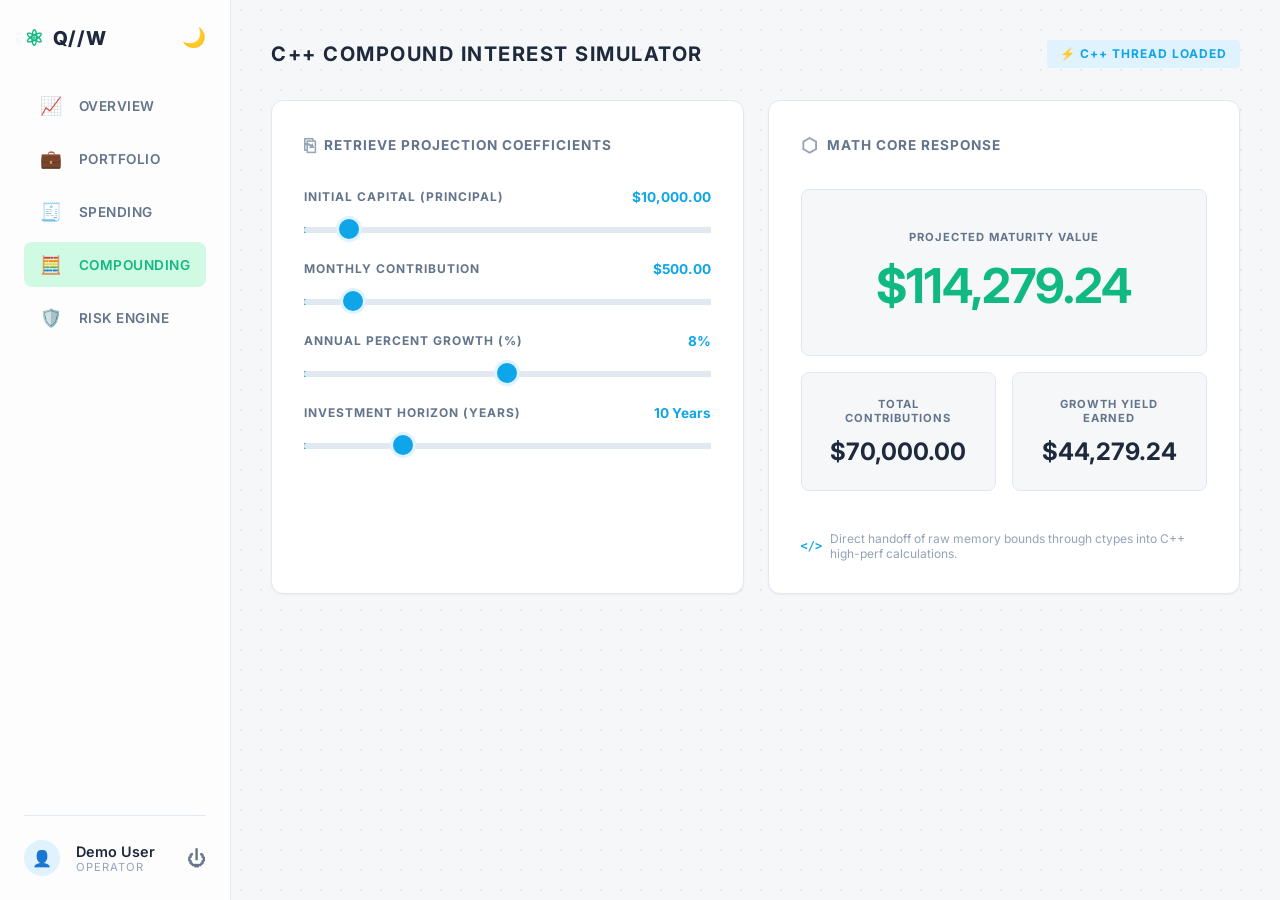
<file: quantumstock.html>
<!DOCTYPE html>
<html lang="en">
<head>
    <meta charset="UTF-8">
    <meta name="viewport" content="width=device-width, initial-scale=1.0">
    <title>Quantumstock Simulator</title>
    <!-- Import Google Fonts -->
    <link href="https://fonts.googleapis.com/css2?family=Inter:wght@400;500;600;700;800&display=swap" rel="stylesheet">
    <link rel="stylesheet" href="quantumstock.css">
</head>
<body>
    <div class="app-container">
        <!-- Sidebar -->
        <aside class="sidebar">
            <div class="sidebar-header">
                <div class="logo">
                    <span class="logo-icon">⚛</span> Q//W
                </div>
                <button class="theme-toggle">🌙</button>
            </div>
            
            <nav class="sidebar-nav">
                <a href="#" class="nav-item">
                    <span class="nav-icon">📈</span> OVERVIEW
                </a>
                <a href="#" class="nav-item">
                    <span class="nav-icon">💼</span> PORTFOLIO
                </a>
                <a href="#" class="nav-item">
                    <span class="nav-icon">🧾</span> SPENDING
                </a>
                <a href="#" class="nav-item active">
                    <span class="nav-icon">🧮</span> COMPOUNDING
                </a>
                <a href="#" class="nav-item">
                    <span class="nav-icon">🛡️</span> RISK ENGINE
                </a>
            </nav>
            
            <div class="user-profile">
                <div class="user-avatar">
                    <span class="avatar-icon">👤</span>
                </div>
                <div class="user-info">
                    <div class="user-name">Demo User</div>
                    <div class="user-role">OPERATOR</div>
                </div>
                <a href="index.html" class="logout-btn" title="Back to Portfolio">⏻</a>
            </div>
        </aside>

        <!-- Main Content -->
        <main class="main-content">
            <header class="main-header">
                <h1>C++ COMPOUND INTEREST SIMULATOR</h1>
                <div class="status-badge">⚡ C++ THREAD LOADED</div>
            </header>

            <div class="dashboard-grid">
                <!-- Inputs Panel -->
                <section class="panel inputs-panel">
                    <h2><span class="panel-icon">⎘</span> RETRIEVE PROJECTION COEFFICIENTS</h2>
                    
                    <div class="input-group">
                        <div class="input-header">
                            <label>INITIAL CAPITAL (PRINCIPAL)</label>
                            <span class="value-display" id="principal-display">$10,000.00</span>
                        </div>
                        <input type="range" id="principal" min="1000" max="100000" step="500" value="10000">
                    </div>

                    <div class="input-group">
                        <div class="input-header">
                            <label>MONTHLY CONTRIBUTION</label>
                            <span class="value-display" id="contribution-display">$500.00</span>
                        </div>
                        <input type="range" id="contribution" min="0" max="5000" step="50" value="500">
                    </div>

                    <div class="input-group">
                        <div class="input-header">
                            <label>ANNUAL PERCENT GROWTH (%)</label>
                            <span class="value-display" id="rate-display">8.0%</span>
                        </div>
                        <input type="range" id="rate" min="1.0" max="15.0" step="0.1" value="8.0">
                    </div>

                    <div class="input-group">
                        <div class="input-header">
                            <label>INVESTMENT HORIZON (YEARS)</label>
                            <span class="value-display" id="years-display">10 Years</span>
                        </div>
                        <input type="range" id="years" min="1" max="40" step="1" value="10">
                    </div>
                </section>

                <!-- Results Panel -->
                <section class="panel results-panel">
                    <h2><span class="panel-icon">⬡</span> MATH CORE RESPONSE</h2>
                    
                    <div class="result-card primary-result">
                        <div class="result-label">PROJECTED MATURITY VALUE</div>
                        <div class="result-value huge" id="maturity-value">$114,279.24</div>
                    </div>
                    
                    <div class="secondary-results">
                        <div class="result-card">
                            <div class="result-label">TOTAL CONTRIBUTIONS</div>
                            <div class="result-value" id="total-contributions">$70,000.00</div>
                        </div>
                        <div class="result-card">
                            <div class="result-label">GROWTH YIELD EARNED</div>
                            <div class="result-value" id="growth-yield">$44,279.24</div>
                        </div>
                    </div>

                    <div class="footer-note">
                        <span class="code-icon">&lt;/&gt;</span> Direct handoff of raw memory bounds through ctypes into C++ high-perf calculations.
                    </div>
                </section>
            </div>
        </main>
    </div>
    <script src="quantumstock.js"></script>
</body>
</html>
</file>
<file: quantumstock.css>
:root {
    --bg-color: #f5f7f9;
    --sidebar-bg: #fdfdfd;
    --panel-bg: #ffffff;
    --text-primary: #1e293b;
    --text-secondary: #64748b;
    --text-tertiary: #94a3b8;
    --border-color: #e2e8f0;
    --accent-color: #0ea5e9;
    --accent-light: #e0f2fe;
    --success-color: #10b981;
    --success-light: #d1fae5;
    
    --shadow-sm: 0 1px 2px 0 rgba(0, 0, 0, 0.05);
    --shadow-md: 0 4px 6px -1px rgba(0, 0, 0, 0.1), 0 2px 4px -1px rgba(0, 0, 0, 0.06);
    --shadow-lg: 0 10px 15px -3px rgba(0, 0, 0, 0.1), 0 4px 6px -2px rgba(0, 0, 0, 0.05);
}

* {
    margin: 0;
    padding: 0;
    box-sizing: border-box;
}

body {
    font-family: 'Inter', sans-serif;
    background-color: var(--bg-color);
    color: var(--text-primary);
    -webkit-font-smoothing: antialiased;
}

.app-container {
    display: flex;
    height: 100vh;
    overflow: hidden;
}

/* Sidebar */
.sidebar {
    width: 250px;
    background-color: var(--sidebar-bg);
    border-right: 1px solid var(--border-color);
    display: flex;
    flex-direction: column;
    padding: 1.5rem;
}

.sidebar-header {
    display: flex;
    justify-content: space-between;
    align-items: center;
    margin-bottom: 2rem;
}

.logo {
    font-weight: 800;
    font-size: 1.2rem;
    display: flex;
    align-items: center;
    gap: 0.5rem;
    letter-spacing: 1px;
}

.logo-icon {
    color: var(--success-color);
    font-size: 1.4rem;
}

.theme-toggle {
    background: none;
    border: none;
    cursor: pointer;
    font-size: 1.2rem;
    color: var(--text-secondary);
}

.sidebar-nav {
    display: flex;
    flex-direction: column;
    gap: 0.5rem;
    flex-grow: 1;
}

.nav-item {
    display: flex;
    align-items: center;
    gap: 1rem;
    padding: 0.75rem 1rem;
    text-decoration: none;
    color: var(--text-secondary);
    font-weight: 600;
    font-size: 0.85rem;
    border-radius: 0.5rem;
    transition: all 0.2s ease;
    letter-spacing: 0.5px;
}

.nav-item:hover {
    background-color: #f1f5f9;
    color: var(--text-primary);
}

.nav-item.active {
    background-color: var(--success-light);
    color: var(--success-color);
}

.nav-icon {
    font-size: 1.1rem;
}

.user-profile {
    display: flex;
    align-items: center;
    gap: 1rem;
    padding-top: 1.5rem;
    border-top: 1px solid var(--border-color);
}

.user-avatar {
    width: 36px;
    height: 36px;
    border-radius: 50%;
    background-color: var(--accent-light);
    display: flex;
    align-items: center;
    justify-content: center;
    color: var(--accent-color);
}

.user-info {
    flex-grow: 1;
}

.user-name {
    font-weight: 600;
    font-size: 0.9rem;
}

.user-role {
    font-size: 0.7rem;
    color: var(--text-tertiary);
    letter-spacing: 1px;
}

.logout-btn {
    background: none;
    border: none;
    cursor: pointer;
    color: var(--text-secondary);
    font-size: 1.2rem;
    text-decoration: none;
}
.logout-btn:hover {
    color: var(--text-primary);
}

/* Main Content */
.main-content {
    flex-grow: 1;
    padding: 2.5rem;
    overflow-y: auto;
    background-image: radial-gradient(var(--border-color) 1px, transparent 1px);
    background-size: 20px 20px;
    background-position: 0 0;
}

.main-header {
    display: flex;
    justify-content: space-between;
    align-items: center;
    margin-bottom: 2rem;
}

.main-header h1 {
    font-size: 1.25rem;
    font-weight: 700;
    letter-spacing: 1.5px;
    color: var(--text-primary);
}

.status-badge {
    background-color: var(--accent-light);
    color: var(--accent-color);
    padding: 0.4rem 0.8rem;
    border-radius: 4px;
    font-size: 0.75rem;
    font-weight: 700;
    letter-spacing: 1px;
}

.dashboard-grid {
    display: grid;
    grid-template-columns: 1fr 1fr;
    gap: 1.5rem;
    max-width: 1200px;
}

.panel {
    background: var(--panel-bg);
    border-radius: 12px;
    padding: 2rem;
    box-shadow: var(--shadow-sm);
    border: 1px solid var(--border-color);
}

.panel h2 {
    font-size: 0.85rem;
    font-weight: 700;
    color: var(--text-secondary);
    letter-spacing: 1px;
    margin-bottom: 2rem;
    display: flex;
    align-items: center;
    gap: 0.5rem;
}

.panel-icon {
    font-size: 1.2rem;
    color: var(--text-tertiary);
}

/* Inputs Panel */
.input-group {
    margin-bottom: 1.5rem;
}

.input-header {
    display: flex;
    justify-content: space-between;
    align-items: center;
    margin-bottom: 0.75rem;
}

.input-header label {
    font-size: 0.75rem;
    font-weight: 700;
    color: var(--text-secondary);
    letter-spacing: 1px;
}

.value-display {
    font-size: 0.85rem;
    font-weight: 700;
    color: var(--accent-color);
}

/* Custom Range Sliders */
input[type=range] {
    -webkit-appearance: none;
    width: 100%;
    background: transparent;
}

input[type=range]::-webkit-slider-thumb {
    -webkit-appearance: none;
    height: 20px;
    width: 20px;
    border-radius: 50%;
    background: var(--accent-color);
    cursor: pointer;
    margin-top: -8px;
    box-shadow: 0 0 0 3px var(--accent-light);
}

input[type=range]::-webkit-slider-runnable-track {
    width: 100%;
    height: 6px;
    cursor: pointer;
    background: #e2e8f0;
    border-radius: 3px;
}

/* Results Panel */
.result-card {
    background-color: var(--bg-color);
    border-radius: 8px;
    padding: 1.5rem;
    text-align: center;
    margin-bottom: 1rem;
    border: 1px solid var(--border-color);
}

.primary-result {
    padding: 2.5rem 1.5rem;
}

.result-label {
    font-size: 0.7rem;
    font-weight: 700;
    color: var(--text-secondary);
    letter-spacing: 1px;
    margin-bottom: 0.75rem;
}

.result-value {
    font-size: 1.5rem;
    font-weight: 700;
    color: var(--text-primary);
}

.result-value.huge {
    font-size: 3rem;
    color: var(--success-color);
    letter-spacing: -1px;
}

.secondary-results {
    display: grid;
    grid-template-columns: 1fr 1fr;
    gap: 1rem;
}

.footer-note {
    margin-top: 1.5rem;
    font-size: 0.75rem;
    color: var(--text-tertiary);
    display: flex;
    align-items: center;
    gap: 0.5rem;
}

.code-icon {
    font-family: monospace;
    color: var(--accent-color);
    font-weight: bold;
}

@media (max-width: 1024px) {
    .dashboard-grid {
        grid-template-columns: 1fr;
    }
}
</file>
